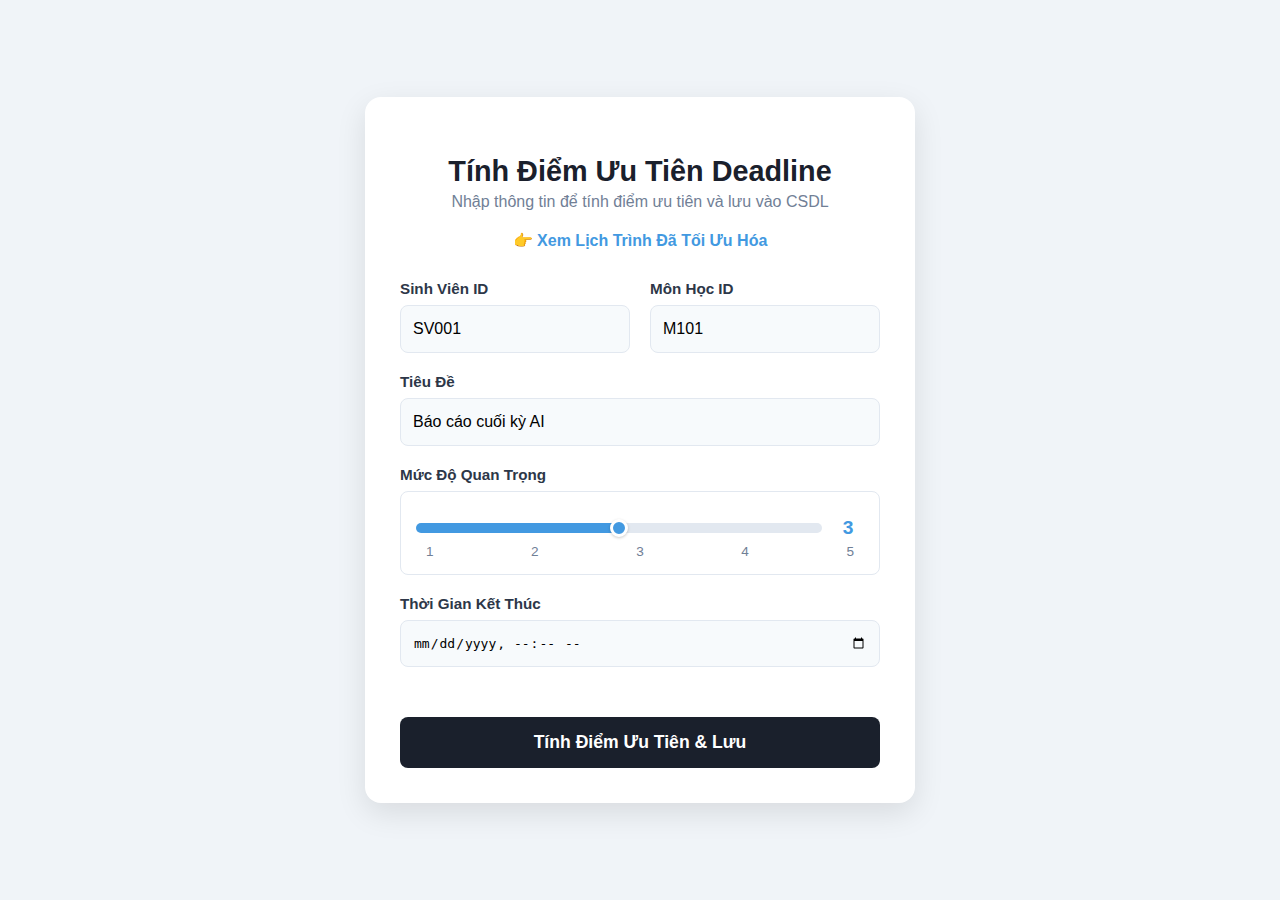
<file: index.html>
<!DOCTYPE html>
<html lang="vi">
<head>
    <meta charset="UTF-8">
    <title>Tính Điểm Ưu Tiên Deadline</title>
    <style>
        /* CSS NỀN VÀ KHUNG CHUNG */
        body { 
            font-family: 'Segoe UI', Tahoma, Geneva, Verdana, sans-serif; /* Font hiện đại hơn */
            background-color: #f0f4f8; /* Màu nền nhẹ */
            display: flex;
            justify-content: center;
            align-items: center;
            min-height: 100vh;
            margin: 0;
        }
        .container { 
            width: 100%;
            max-width: 480px; 
            background: white; 
            padding: 35px; 
            border-radius: 16px; 
            box-shadow: 0 10px 30px rgba(0,0,0,0.1); /* Bóng đổ sâu hơn */
            transition: transform 0.3s ease;
        }
        .container:hover {
             /* transform: translateY(-3px); */ /* Hiệu ứng nhẹ khi hover */
        }

        /* CSS TIÊU ĐỀ */
        .header { text-align: center; margin-bottom: 30px; }
        .header h2 { 
            color: #1a202c; 
            margin-bottom: 5px; 
            font-weight: 700; /* Đậm hơn */
            font-size: 1.8em;
        }
        .header p { 
            color: #718096; 
            margin-top: 0; 
            font-size: 1em; 
        }

        /* CSS INPUT VÀ GRID */
        .form-group { margin-bottom: 20px; }
        .input-grid { display: grid; grid-template-columns: 1fr 1fr; gap: 20px; }
        .input-full { grid-column: 1 / 3; }
        
        label { 
            display: block; 
            margin-bottom: 8px; 
            font-weight: 600; 
            color: #2d3748; 
            font-size: 0.95em; 
        }
        input[type="text"], input[type="number"], input[type="datetime-local"] { 
            width: 100%; 
            padding: 14px 12px; 
            border: 1px solid #e2e8f0; 
            border-radius: 8px; 
            box-sizing: border-box; 
            font-size: 1em;
            transition: all 0.3s;
            background-color: #f7fafc; /* Màu nền nhạt cho input */
        }
        input::placeholder { color: #a0aec0; }
        input:focus { border-color: #4299e1; outline: none; box-shadow: 0 0 0 3px rgba(66, 153, 225, 0.5); }
        
        /* CSS THANH TRƯỢT (SLIDER) */
        .slider-wrapper {
            background-color: #fff;
            padding: 15px;
            border: 1px solid #e2e8f0;
            border-radius: 8px;
        }
        .slider-container {
            display: flex;
            align-items: center;
            margin-top: 10px;
        }
        .slider-value { 
            width: 35px; 
            text-align: center; 
            font-weight: bold; 
            color: #4299e1; 
            font-size: 1.2em;
            padding-left: 10px;
        }
        .slider-range {
            display: flex;
            justify-content: space-between;
            margin-top: 5px;
            font-size: 0.85em;
            color: #718096;
            padding: 0 10px;
        }
        input[type="range"] {
            -webkit-appearance: none;
            appearance: none;
            width: 100%;
            height: 10px;
            background: linear-gradient(to right, #4299e1, #4299e1); /* Màu cho phần đã chọn */
            background-size: var(--fill-percent, 0%) 100%;
            background-repeat: no-repeat;
            background-color: #e2e8f0; /* Màu cho phần chưa chọn */
            outline: none;
            border-radius: 5px;
            margin: 0;
            padding: 0;
        }
        input[type="range"]::-webkit-slider-thumb {
            -webkit-appearance: none;
            appearance: none;
            width: 18px;
            height: 18px;
            border-radius: 50%;
            background: #4299e1;
            cursor: grab;
            border: 3px solid white;
            box-shadow: 0 1px 3px rgba(0,0,0,0.2);
        }
        
        /* CSS NÚT SUBMIT */
        button { 
            background-color: #1a202c; 
            color: white; 
            padding: 15px 20px; 
            border: none; 
            border-radius: 8px; 
            cursor: pointer; 
            margin-top: 30px; 
            width: 100%; 
            font-size: 1.1em;
            font-weight: 600;
            transition: background-color 0.3s;
        }
        button:hover { background-color: #2d3748; }
        
        /* CSS HỘP KẾT QUẢ/LỖI */
        #result-box, #error-box { 
            margin-top: 25px; 
            padding: 20px; 
            border-radius: 8px; 
            font-size: 1em;
            font-weight: 500;
        }
        #result-box { border: 2px solid #38a169; background-color: #f0fff4; color: #276749; }
        #error-box { border: 2px solid #e53e3e; background-color: #fff5f5; color: #c53030; }
        .result-detail { margin-top: 10px; font-weight: normal; }

        /* CSS Điều hướng */
        .navigation-link {
            display: block; 
            text-align: center; 
            margin-top: 20px; 
            color: #4299e1; 
            text-decoration: none;
            font-weight: 600;
            transition: color 0.3s;
        }
        .navigation-link:hover {
            color: #2b6cb0;
        }
    </style>
</head>
<body>

<div class="container">
    <div class="header">
        <h2>Tính Điểm Ưu Tiên Deadline</h2>
        <p>Nhập thông tin để tính điểm ưu tiên và lưu vào CSDL</p>
        <a href="optimized_schedule.html" class="navigation-link">
            👉 Xem Lịch Trình Đã Tối Ưu Hóa
        </a>
    </div>

    <form id="priorityForm">
        <div class="input-grid">
            <div class="form-group">
                <label for="sinhVienID">Sinh Viên ID</label>
                <input type="text" id="sinhVienID" placeholder="VD: SV001" value="SV001" required>
            </div>

            <div class="form-group">
                <label for="monHocID">Môn Học ID</label>
                <input type="text" id="monHocID" placeholder="VD: M101" value="M101" required>
            </div>
        </div>

        <div class="form-group input-full">
            <label for="tieuDe">Tiêu Đề</label>
            <input type="text" id="tieuDe" placeholder="Nhập tiêu đề bài tập" value="Báo cáo cuối kỳ AI" required>
        </div>
        
        <div class="form-group input-full">
            <label>Mức Độ Quan Trọng</label>
            <div class="slider-wrapper">
                <div class="slider-container">
                    <input type="range" id="mucDoQuanTrong" min="1" max="5" step="1" value="3" style="--fill-percent: 50%;">
                    <span id="sliderValue" class="slider-value">3</span>
                </div>
                <div class="slider-range">
                    <span>1</span>
                    <span>2</span>
                    <span>3</span>
                    <span>4</span>
                    <span>5</span>
                </div>
            </div>
        </div>

        <div class="form-group input-full">
            <label for="thoiGianKetThuc">Thời Gian Kết Thúc</label>
            <input type="datetime-local" id="thoiGianKetThuc" required>
        </div>

        <button type="submit">Tính Điểm Ưu Tiên & Lưu</button>
    </form>

    <div id="result-box" style="display:none;">
        <strong>✅ Kết Quả Thành Công</strong>
        <p class="result-detail">Lịch Trình ID Mới: <span id="lichTrinhID" style="font-weight: bold;"></span></p>
        <p class="result-detail">Điểm Ưu Tiên (P): <span id="diemUuTien" style="font-weight: bold; color: #c53030;"></span></p>
    </div>
    
    <div id="error-box" style="display:none;">
        <strong>❌ Lỗi Xảy Ra</strong>
        <p class="result-detail">Status: <span id="errorStatus" style="font-weight: bold;"></span></p>
        <p class="result-detail">Chi tiết lỗi: <span id="errorMessage"></span></p>
    </div>
</div>

<script>
    document.addEventListener('DOMContentLoaded', () => {
        const form = document.getElementById('priorityForm');
        const slider = document.getElementById('mucDoQuanTrong');
        const sliderValue = document.getElementById('sliderValue');
        const resultBox = document.getElementById('result-box');
        const errorBox = document.getElementById('error-box');

        // Hàm cập nhật thanh trượt và hiệu ứng màu
        const updateSliderDisplay = (value) => {
            sliderValue.textContent = value;
            const min = parseFloat(slider.min);
            const max = parseFloat(slider.max);
            const percent = ((value - min) / (max - min)) * 100;
            slider.style.setProperty('--fill-percent', `${percent}%`);
        };

        // Khởi tạo giá trị slider
        updateSliderDisplay(slider.value);

        slider.oninput = function() {
            updateSliderDisplay(this.value);
        };
        
        // Cần đảm bảo hàm tính phần trăm hoạt động sau khi DOMContentLoaded
        setTimeout(() => {
             updateSliderDisplay(slider.value);
        }, 50);

        // Logic Gửi POST (Không thay đổi so với phiên bản trước)
        form.addEventListener('submit', async (e) => {
            e.preventDefault();
            resultBox.style.display = 'none';
            errorBox.style.display = 'none';

            const thoiGianInput = document.getElementById('thoiGianKetThuc').value;
            const thoiGianKetThucFormatted = thoiGianInput.replace('T', ' ') + ':00';
            
            const postData = {
                SinhVienID: document.getElementById('sinhVienID').value,
                MonHocID: document.getElementById('monHocID').value,
                TieuDe: document.getElementById('tieuDe').value,
                MucDoQuanTrong: parseInt(slider.value),
                ThoiGianKetThuc: thoiGianKetThucFormatted
            };

            const apiUrl = 'http://127.0.0.1:5000/api/deadline/create';

            try {
                const response = await fetch(apiUrl, {
                    method: 'POST',
                    headers: {
                        'Content-Type': 'application/json' 
                    },
                    body: JSON.stringify(postData)
                });

                const data = await response.json();

                if (response.ok) {
                    document.getElementById('diemUuTien').textContent = data.DiemUuTien;
                    document.getElementById('lichTrinhID').textContent = data.LichTrinhID_created;
                    resultBox.style.display = 'block';
                } else {
                    document.getElementById('errorStatus').textContent = response.status;
                    document.getElementById('errorMessage').textContent = data.error || data.message;
                    errorBox.style.display = 'block';
                }

            } catch (error) {
                document.getElementById('errorStatus').textContent = 'CONNECTION ERROR';
                document.getElementById('errorMessage').textContent = 'Không thể kết nối đến Server Flask. (Kiểm tra CORS và Terminal Server)';
                errorBox.style.display = 'block';
            }
        });
    });
</script>

</body>
</html>
</file>
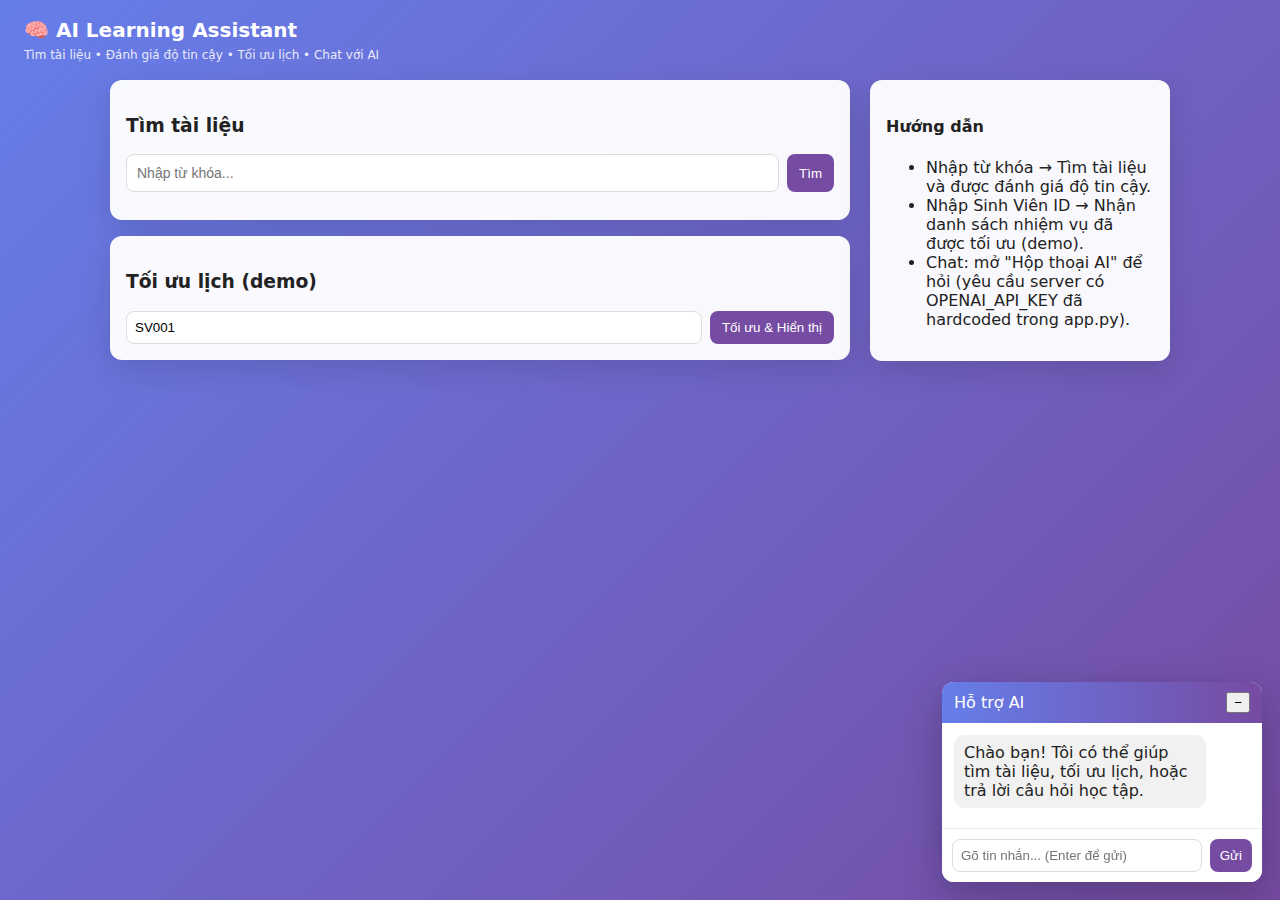
<file: code_tong/index.html>
<!DOCTYPE html>
<html lang="vi">
<head>
    <meta charset="utf-8" />
    <meta name="viewport" content="width=device-width,initial-scale=1" />
    <title>AI Learning Assistant</title>
    <link rel="stylesheet" href="style.css" />
</head>
<body>
    <header class="topbar">
        <div class="brand">
            <h1>🧠 AI Learning Assistant</h1>
            <p class="subtitle">Tìm tài liệu • Đánh giá độ tin cậy • Tối ưu lịch • Chat với AI</p>
        </div>
    </header>

    <main class="container">
        <section class="left">
            <div class="card search-card">
                <h3>Tìm tài liệu</h3>
                <div class="search-row">
                    <input id="q" placeholder="Nhập từ khóa..." />
                    <button id="btn-search">Tìm</button>
                </div>
                <div id="loader" class="loader hidden">Đang tìm ...</div>
                <div id="res" class="results"></div>
            </div>

            <div class="card optimize-card">
                <h3>Tối ưu lịch (demo)</h3>
                <form id="optimizeForm">
                    <input id="sinhVienID" placeholder="Nhập Sinh Viên ID (ví dụ: SV001)" value="SV001" />
                    <button type="submit">Tối ưu & Hiển thị</button>
                </form>
                <div id="message-box" class="message hidden"></div>
                <table id="schedule-table" class="schedule-table hidden">
                    <thead>
                        <tr>
                            <th># Ưu Tiên</th>
                            <th>Tiêu Đề</th>
                            <th>Môn Học ID</th>
                            <th>Điểm P</th>
                            <th>Deadline</th>
                        </tr>
                    </thead>
                    <tbody id="schedule-body"></tbody>
                </table>
            </div>
        </section>

        <aside class="right">
            <div class="card about">
                <h4>Hướng dẫn</h4>
                <ul>
                    <li>Nhập từ khóa → Tìm tài liệu và được đánh giá độ tin cậy.</li>
                    <li>Nhập Sinh Viên ID → Nhận danh sách nhiệm vụ đã được tối ưu (demo).</li>
                    <li>Chat: mở "Hộp thoại AI" để hỏi (yêu cầu server có OPENAI_API_KEY đã hardcoded trong app.py).</li>
                </ul>
            </div>
        </aside>
    </main>

    <!-- Chatbox -->
    <div id="chatbox" class="chatbox">
        <div class="chat-header">
            <span>Hỗ trợ AI</span>
            <button id="chat-toggle">−</button>
        </div>
        <div id="chat-body" class="chat-body">
            <div class="chat-message bot">Chào bạn! Tôi có thể giúp tìm tài liệu, tối ưu lịch, hoặc trả lời câu hỏi học tập.</div>
        </div>
        <div id="chat-input-row" class="chat-input">
            <input id="chat-input" placeholder="Gõ tin nhắn... (Enter để gửi)" />
            <button id="chat-send">Gửi</button>
        </div>
    </div>

    <script src="script.js"></script>
</body>
</html>
</file>
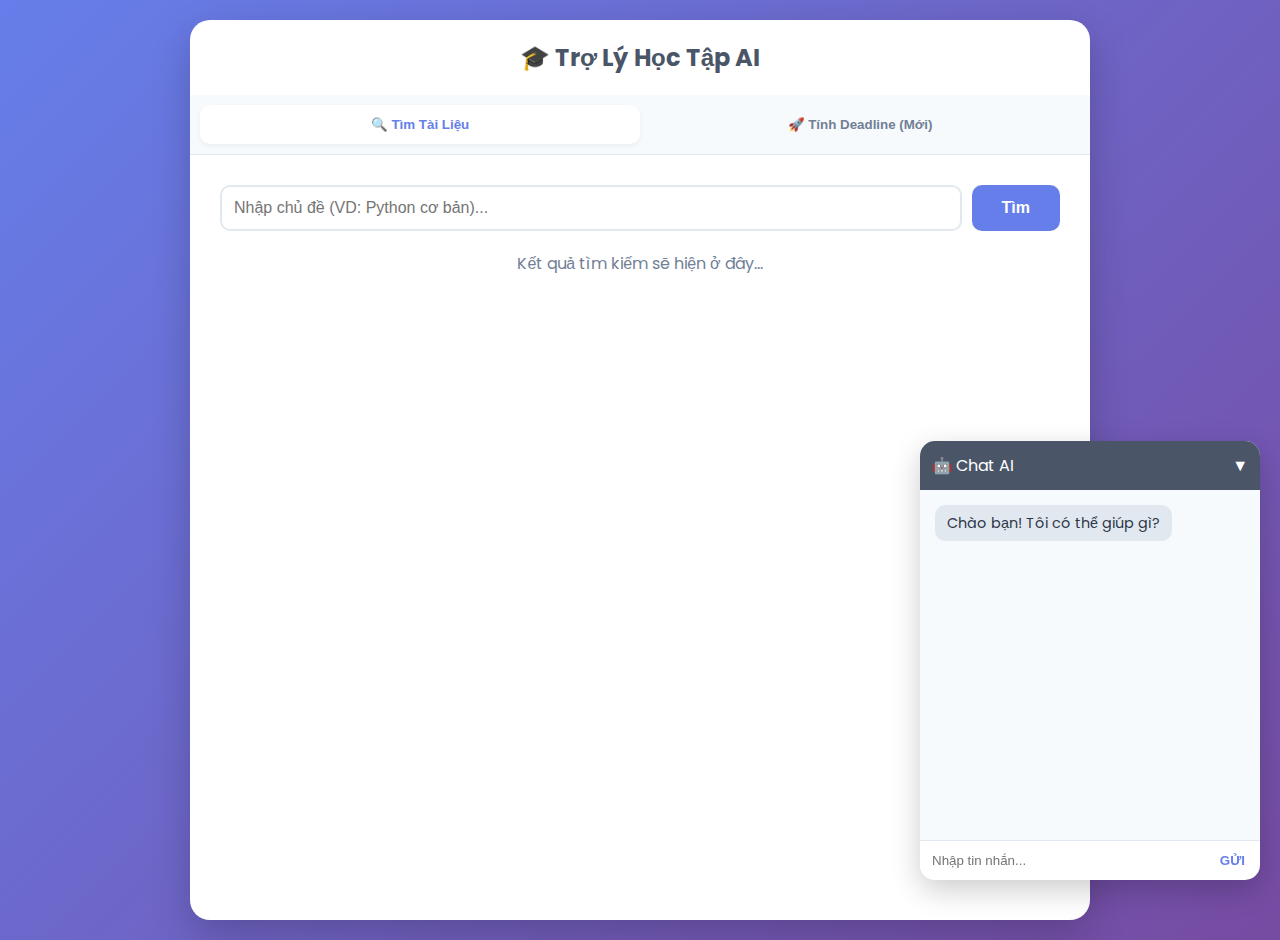
<file: code_tong/code_tong/index.html>
<!DOCTYPE html>
<html lang="vi">
<head>
    <meta charset="UTF-8">
    <meta name="viewport" content="width=device-width, initial-scale=1.0">
    <title>AI Learning Assistant</title>
    <link href="https://fonts.googleapis.com/css2?family=Poppins:wght@300;400;600&display=swap" rel="stylesheet">
    <style>
        :root { --primary: #667eea; --bg-gradient: linear-gradient(135deg, #667eea 0%, #764ba2 100%); }
        body { font-family: 'Poppins', sans-serif; background: var(--bg-gradient); margin: 0; padding: 20px; min-height: 100vh; display: flex; justify-content: center; color: #2d3748; }
        
        /* Container */
        .app-container { background: #fff; width: 100%; max-width: 900px; border-radius: 20px; box-shadow: 0 15px 40px rgba(0,0,0,0.2); overflow: hidden; display: flex; flex-direction: column; min-height: 85vh; }
        
        /* Tabs */
        .tabs { display: flex; background: #f7fafc; padding: 10px; border-bottom: 1px solid #e2e8f0; }
        .tab-btn { flex: 1; padding: 12px; border: none; background: transparent; cursor: pointer; font-weight: 600; color: #718096; border-radius: 10px; transition: 0.3s; }
        .tab-btn.active { background: #fff; color: var(--primary); box-shadow: 0 2px 5px rgba(0,0,0,0.05); }
        .tab-btn:hover:not(.active) { background: #edf2f7; }
        
        /* Content */
        .content { padding: 30px; display: none; animation: fadeIn 0.4s; }
        .content.active { display: block; }
        @keyframes fadeIn { from { opacity: 0; transform: translateY(10px); } to { opacity: 1; transform: translateY(0); } }
        
        /* Inputs & Buttons */
        input.inp, select { width: 100%; padding: 12px; margin-bottom: 15px; border: 2px solid #e2e8f0; border-radius: 10px; box-sizing: border-box; font-size: 1rem; }
        input.inp:focus { outline: none; border-color: var(--primary); }
        button.btn-action { background: var(--primary); color: #fff; width: 100%; padding: 15px; border: none; border-radius: 10px; font-weight: bold; cursor: pointer; font-size: 1rem; transition: 0.3s; }
        button.btn-action:hover { opacity: 0.9; transform: translateY(-2px); }

        /* Search Results */
        .res-item { padding: 15px; border: 1px solid #e2e8f0; border-radius: 10px; margin-bottom: 10px; background: #fff; transition: 0.2s; }
        .res-item:hover { border-color: var(--primary); transform: translateX(5px); }
        .res-title { font-weight: bold; color: var(--primary); text-decoration: none; display: block; margin-bottom: 5px; }

        /* Chat Widget */
        .chat-widget { position: fixed; bottom: 20px; right: 20px; width: 340px; background: #fff; border-radius: 15px; box-shadow: 0 10px 30px rgba(0,0,0,0.2); z-index: 100; display: flex; flex-direction: column; overflow: hidden; }
        .chat-header { background: #4a5568; color: #fff; padding: 12px; cursor: pointer; display: flex; justify-content: space-between; align-items: center; }
        .chat-body { height: 320px; padding: 15px; overflow-y: auto; background: #f7fafc; display: flex; flex-direction: column; gap: 10px; }
        .msg { padding: 8px 12px; border-radius: 10px; max-width: 85%; font-size: 0.9rem; line-height: 1.4; }
        .msg.user { align-self: flex-end; background: var(--primary); color: #fff; }
        .msg.bot { align-self: flex-start; background: #e2e8f0; color: #2d3748; }
        .chat-input { display: flex; border-top: 1px solid #e2e8f0; }
        .chat-input input { flex: 1; border: none; padding: 12px; outline: none; }
        .chat-input button { border: none; background: none; color: var(--primary); font-weight: bold; cursor: pointer; padding: 0 15px; }
    </style>
</head>
<body>

<div class="app-container">
    <div style="text-align:center; padding: 20px;">
        <h2 style="margin:0; color:#4a5568;">🎓 Trợ Lý Học Tập AI</h2>
    </div>

    <div class="tabs">
        <button class="tab-btn active" onclick="switchTab('search')">🔍 Tìm Tài Liệu</button>
        <button class="tab-btn" onclick="switchTab('deadline')">🚀 Tính Deadline (Mới)</button>
    </div>

    <div id="tab-search" class="content active">
        <div style="display:flex; gap:10px; margin-bottom:20px;">
            <input type="text" id="q" class="inp" style="margin-bottom:0" placeholder="Nhập chủ đề (VD: Python cơ bản)...">
            <button class="btn-action" style="width:auto; padding:0 30px;" onclick="doSearch()">Tìm</button>
        </div>
        <div id="search-res" style="color:#718096; text-align:center;">Kết quả tìm kiếm sẽ hiện ở đây...</div>
    </div>

    <div id="tab-deadline" class="content">
        <form onsubmit="saveDeadline(event)">
            <div style="display:grid; grid-template-columns: 1fr 1fr; gap:15px;">
                <input type="text" id="svID" class="inp" placeholder="Mã Sinh Viên" value="SV001">
                <input type="text" id="mhID" class="inp" placeholder="Mã Môn Học" value="M101">
            </div>
            <input type="text" id="title" class="inp" placeholder="Tiêu đề bài tập (VD: Báo cáo cuối kỳ)">
            
            <label style="font-weight:600; display:block; margin-bottom:8px;">Mức độ quan trọng (1-5): <span id="imp-val" style="color:var(--primary)">3</span></label>
            <input type="range" id="imp" min="1" max="5" value="3" style="width:100%; cursor:pointer;" oninput="document.getElementById('imp-val').innerText=this.value">
            
            <label style="font-weight:600; display:block; margin:15px 0 8px;">Hạn nộp:</label>
            <input type="datetime-local" id="time" class="inp" required>
            
            <button type="submit" class="btn-action">Tính Điểm & Lưu</button>
        </form>

        <div id="dl-result" style="display:none; margin-top:20px; padding:15px; background:#f0fff4; border:1px solid #c6f6d5; border-radius:10px; color:#276749;">
            <h3 style="margin:0 0 10px 0;">✅ Lưu Thành Công!</h3>
            <p>Điểm Ưu Tiên: <strong id="res-score"></strong></p>
        </div>

        <div style="margin-top: 30px;">
            <div style="display:flex; justify-content:space-between; align-items:center; margin-bottom:15px;">
                <h3 style="margin:0; color:#4a5568;">📅 Danh Sách Đã Lưu</h3>
                <button onclick="loadSchedule()" style="padding:8px 15px; border:1px solid #cbd5e0; background:#fff; border-radius:8px; cursor:pointer;">🔄 Làm mới</button>
            </div>
            
            <div id="schedule-list" style="max-height: 300px; overflow-y: auto; border: 1px solid #e2e8f0; border-radius: 10px;">
                <div style="padding:20px; text-align:center; color:#718096;">Chưa có dữ liệu.</div>
            </div>
        </div>
    </div>
</div>

<div class="chat-widget">
    <div class="chat-header" onclick="toggleChat()">
        <span>🤖 Chat AI</span>
        <span id="chat-icon">▼</span>
    </div>
    <div class="chat-body" id="chatBox">
        <div class="msg bot">Chào bạn! Tôi có thể giúp gì?</div>
    </div>
    <div class="chat-input">
        <input type="text" id="chatInp" placeholder="Nhập tin nhắn..." onkeypress="if(event.key==='Enter') sendChat()">
        <button onclick="sendChat()">GỬI</button>
    </div>
</div>

<script src="script.js"></script>
</body>
</html>
</file>
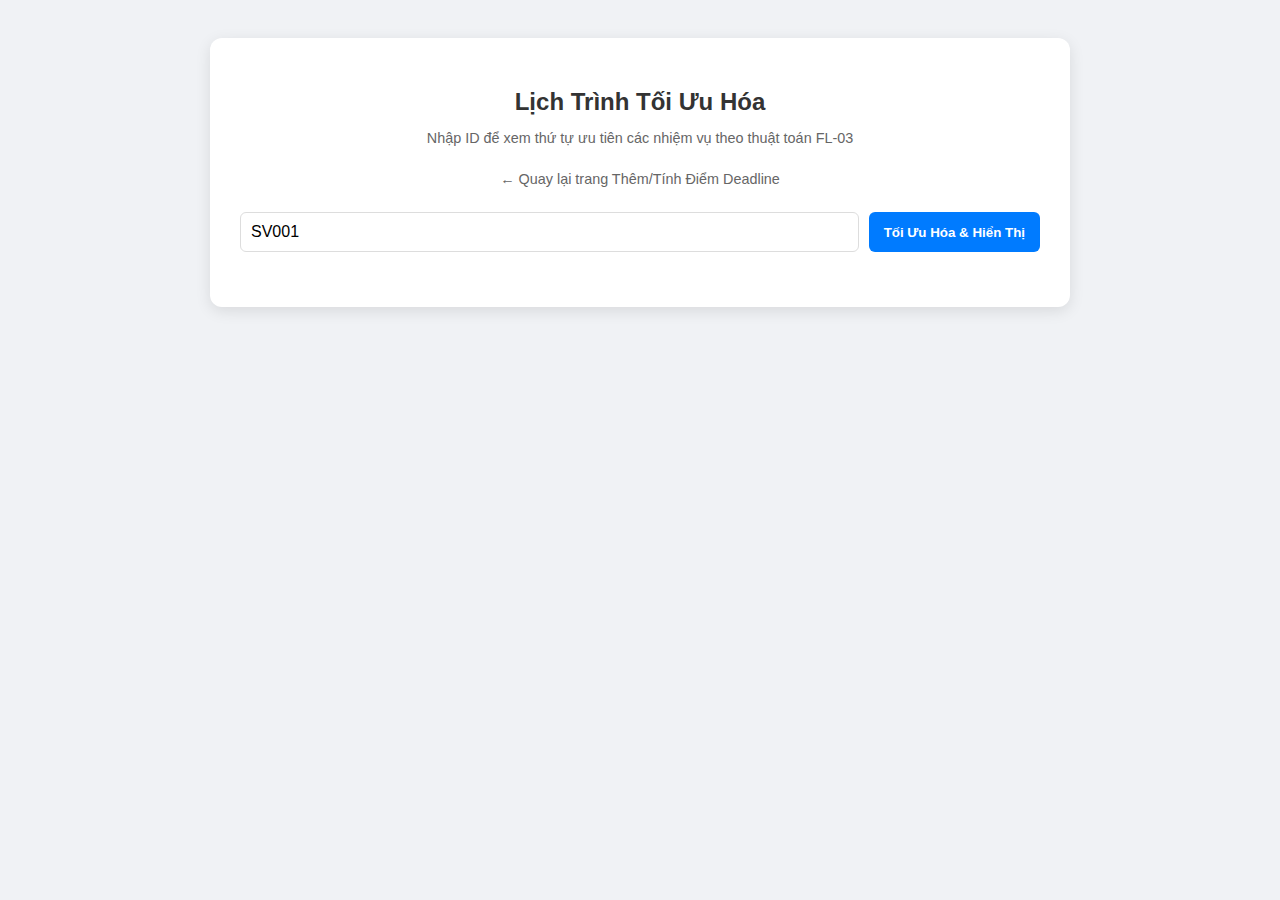
<file: optimized_schedule.html>
<!DOCTYPE html>
<html lang="vi">
<head>
    <meta charset="UTF-8">
    <title>Lịch Trình Tối Ưu Hóa (FL-03)</title>
    <style>
        body {
            font-family: 'Arial', sans-serif;
            background-color: #f0f2f5;
            display: flex;
            flex-direction: column;
            align-items: center;
            padding: 30px;
        }
        .container {
            width: 100%;
            max-width: 800px;
            background: white;
            padding: 30px;
            border-radius: 12px;
            box-shadow: 0 4px 15px rgba(0,0,0,0.1);
        }
        h2 { text-align: center; color: #333; margin-bottom: 5px; }
        p.subtitle { text-align: center; color: #666; margin-bottom: 25px; font-size: 0.9em; }

        /* Input và nút tìm kiếm */
        .search-form {
            display: flex;
            gap: 10px;
            margin-bottom: 25px;
        }
        .search-form input[type="text"] {
            flex-grow: 1;
            padding: 10px;
            border: 1px solid #ddd;
            border-radius: 6px;
            font-size: 1em;
        }
        .search-form button {
            background-color: #007bff;
            color: white;
            padding: 10px 15px;
            border: none;
            border-radius: 6px;
            cursor: pointer;
            font-weight: 600;
            transition: background-color 0.3s;
        }
        .search-form button:hover { background-color: #0056b3; }

        /* Bảng kết quả */
        #schedule-table {
            width: 100%;
            border-collapse: collapse;
            margin-top: 20px;
            box-shadow: 0 2px 8px rgba(0,0,0,0.1);
        }
        #schedule-table th, #schedule-table td {
            padding: 12px 15px;
            text-align: left;
            border-bottom: 1px solid #ddd;
        }
        #schedule-table th {
            background-color: #333;
            color: white;
            font-weight: 600;
        }
        #schedule-table tr:nth-child(even) { background-color: #f9f9f9; }
        #schedule-table tr:hover { background-color: #f1f1f1; }
        
        /* Đánh dấu hàng ưu tiên */
        #schedule-table tr:first-child:not(:only-child) td {
            border-top: 3px solid #ffc107; /* Màu vàng nổi bật */
            font-weight: bold;
        }
        .priority-score { font-weight: bold; color: #dc3545; }
        .rank { font-weight: bold; color: #007bff; }

        /* Hộp thông báo */
        #message-box {
            margin-top: 20px;
            padding: 15px;
            border-radius: 6px;
            font-size: 0.9em;
            display: none;
        }
        .error { border: 2px solid #dc3545; background-color: #f8d7da; color: #721c24; }
        .success { border: 2px solid #28a745; background-color: #e2f9e4; color: #155724; }
        .info { border: 2px solid #ffc107; background-color: #fff3cd; color: #856404; }
    </style>
</head>
<body>

<div class="container">
    <h2>Lịch Trình Tối Ưu Hóa</h2>
    <p class="subtitle">Nhập ID để xem thứ tự ưu tiên các nhiệm vụ theo thuật toán FL-03</p>
    <a href="index.html" style="display: block; text-align: center; margin-bottom: 25px; color: #666; font-size: 0.9em; text-decoration: none;">
        ← Quay lại trang Thêm/Tính Điểm Deadline
    </a>
    <form id="optimizeForm" class="search-form">
        <input type="text" id="sinhVienID" placeholder="Nhập Sinh Viên ID (Ví dụ: SV001)" value="SV001" required>
        <button type="submit">Tối Ưu Hóa & Hiển Thị</button>
    </form>

    <div id="message-box"></div>

    <table id="schedule-table" style="display:none;">
        <thead>
            <tr>
                <th># Ưu Tiên</th>
                <th>Tiêu Đề</th>
                <th>Môn Học ID</th>
                <th>Điểm Ưu Tiên (P)</th>
                <th>Deadline</th>
            </tr>
        </thead>
        <tbody id="schedule-body">
            </tbody>
    </table>
</div>

<script>
    document.addEventListener('DOMContentLoaded', () => {
        const form = document.getElementById('optimizeForm');
        const scheduleBody = document.getElementById('schedule-body');
        const scheduleTable = document.getElementById('schedule-table');
        const messageBox = document.getElementById('message-box');
        
        // Hàm hiển thị thông báo
        const displayMessage = (type, message) => {
            messageBox.className = 'message ' + type;
            messageBox.innerHTML = `<strong>${type.toUpperCase()}:</strong> ${message}`;
            messageBox.style.display = 'block';
        };

        form.addEventListener('submit', async (e) => {
            e.preventDefault();
            scheduleBody.innerHTML = '';
            scheduleTable.style.display = 'none';
            messageBox.style.display = 'none';

            const sinhVienID = document.getElementById('sinhVienID').value;
            const apiUrl = 'http://127.0.0.1:5000/api/schedule/optimize';
            
            try {
                const response = await fetch(apiUrl, {
                    method: 'POST',
                    headers: { 'Content-Type': 'application/json' },
                    body: JSON.stringify({ SinhVienID: sinhVienID })
                });

                const data = await response.json();

                if (response.ok) {
                    const tasks = data.OptimizedSchedule;
                    
                    if (tasks.length === 0) {
                        displayMessage('info', data.message);
                        return;
                    }

                    // Xóa bảng cũ và chèn dữ liệu mới
                    let rank = 1;
                    tasks.forEach(task => {
                        const row = scheduleBody.insertRow();
                        
                        // Hàng ưu tiên cao nhất
                        if (rank === 1) { row.classList.add('highest-priority'); }

                        // Cột 1: Hạng
                        row.insertCell().innerHTML = `<span class="rank">${rank++}</span>`;
                        // Cột 2: Tiêu đề
                        row.insertCell().textContent = task.TieuDe;
                        // Cột 3: Môn học
                        row.insertCell().textContent = task.MonHocID;
                        // Cột 4: Điểm ưu tiên
                        row.insertCell().innerHTML = `<span class="priority-score">${task.DiemUuTien.toFixed(2)}</span>`;
                        // Cột 5: Deadline
                        row.insertCell().textContent = task.ThoiGianKetThuc;
                    });

                    scheduleTable.style.display = 'table';
                    displayMessage('success', `Đã tìm thấy ${tasks.length} nhiệm vụ và tối ưu hóa thành công.`);
                    
                } else {
                    displayMessage('error', data.error || 'Lỗi không xác định từ Server.');
                }

            } catch (error) {
                displayMessage('error', 'CONNECTION ERROR: Không thể kết nối tới Server Flask.');
            }
        });
    });
</script>
</body>
</html>
</file>
<file: code_tong/style.css>
:root {
    --bg1: linear-gradient(135deg,#667eea 0%,#764ba2 100%);
    --card-bg: rgba(255,255,255,0.96);
    --accent: #764ba2;
}

* {
    box-sizing: border-box
}

body {
    margin: 0;
    font-family: Inter, system-ui, Arial, sans-serif;
    background: var(--bg1);
    color: #222;
    min-height: 100vh;
}

.topbar {
    padding: 18px 24px;
    display: flex;
    align-items: center;
    justify-content: space-between;
    color: #fff;
}

.brand h1 {
    margin: 0;
    font-size: 20px
}

.brand .subtitle {
    margin: 6px 0 0;
    opacity: .85;
    font-size: 12px
}

.container {
    max-width: 1100px;
    margin: -20px auto 60px;
    padding: 20px;
    display: flex;
    gap: 20px;
}

.left {
    flex: 1
}

.right {
    width: 300px
}

.card {
    background: var(--card-bg);
    border-radius: 12px;
    padding: 16px;
    box-shadow: 0 10px 30px rgba(0,0,0,0.12);
    margin-bottom: 16px;
}

.search-row {
    display: flex;
    gap: 8px
}

    .search-row input {
        flex: 1;
        padding: 10px;
        border-radius: 8px;
        border: 1px solid #ddd;
        font-size: 14px;
    }

    .search-row button {
        padding: 10px 12px;
        border-radius: 8px;
        border: none;
        background: var(--accent);
        color: white;
        cursor: pointer
    }

.loader {
    margin-top: 12px;
    color: #555
}

.hidden {
    display: none
}

.results {
    margin-top: 12px;
    display: flex;
    flex-direction: column;
    gap: 12px
}

.result-card {
    padding: 12px;
    border-radius: 10px;
    background: #fff;
    display: flex;
    justify-content: space-between;
    align-items: flex-start
}

.result-title {
    font-weight: 700;
    margin: 0 0 6px
}

.result-url {
    color: var(--accent);
    font-size: 12px;
    word-break: break-all
}

.optimize-card form {
    display: flex;
    gap: 8px;
    margin-top: 8px
}

.optimize-card input {
    flex: 1;
    padding: 8px;
    border-radius: 8px;
    border: 1px solid #ddd
}

.optimize-card button {
    padding: 8px 12px;
    border-radius: 8px;
    border: none;
    background: var(--accent);
    color: #fff;
    cursor: pointer
}

.message {
    padding: 10px;
    border-radius: 8px;
    margin-top: 10px
}

.schedule-table {
    width: 100%;
    border-collapse: collapse;
    margin-top: 12px
}

    .schedule-table th, .schedule-table td {
        padding: 8px;
        border-bottom: 1px solid #eee;
        text-align: left
    }

    .schedule-table th {
        background: #222;
        color: white
    }

.chatbox {
    position: fixed;
    right: 18px;
    bottom: 18px;
    width: 320px;
    border-radius: 12px;
    overflow: hidden;
    box-shadow: 0 12px 40px rgba(0,0,0,0.25);
    background: var(--card-bg);
    display: flex;
    flex-direction: column;
}

.chat-header {
    background: linear-gradient(90deg,#667eea,#764ba2);
    color: #fff;
    padding: 10px 12px;
    display: flex;
    justify-content: space-between;
    align-items: center
}

.chat-body {
    padding: 12px;
    max-height: 360px;
    overflow: auto;
    background: #fff
}

.chat-input {
    display: flex;
    padding: 10px;
    gap: 8px;
    border-top: 1px solid #eee;
    background: #fff
}

    .chat-input input {
        flex: 1;
        padding: 8px;
        border-radius: 8px;
        border: 1px solid #ddd
    }

    .chat-input button {
        padding: 8px 10px;
        border-radius: 8px;
        border: none;
        background: var(--accent);
        color: #fff
    }

.chat-message {
    max-width: 85%;
    padding: 8px 10px;
    border-radius: 10px;
    margin-bottom: 8px
}

    .chat-message.user {
        background: #e8f0ff;
        margin-left: auto;
        color: #06326a
    }

    .chat-message.bot {
        background: #f1f1f1;
        color: #222
    }
</file>
